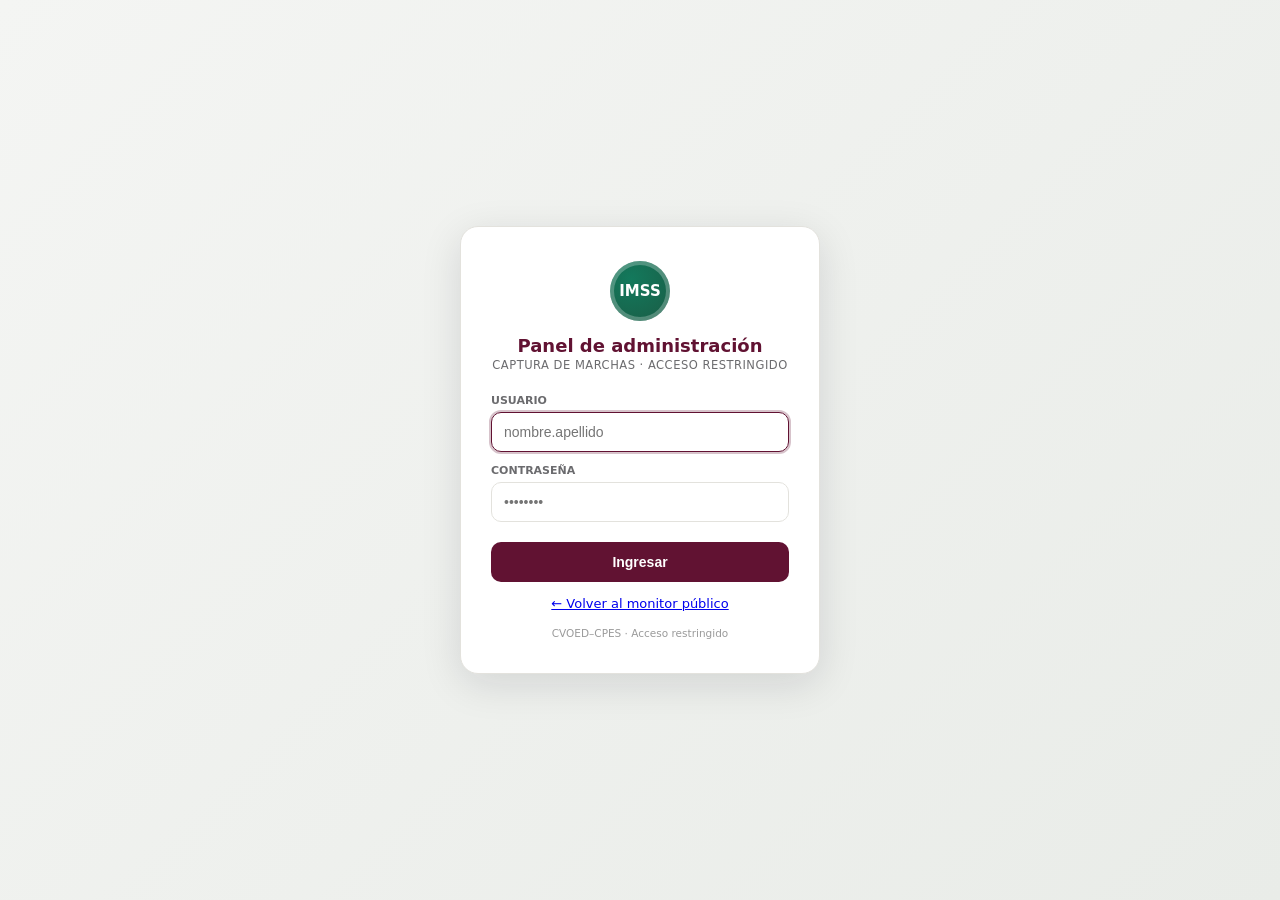
<file: acceso.html>
<!DOCTYPE html>
<html lang="es">
<head>
<meta charset="UTF-8">
<meta name="viewport" content="width=device-width, initial-scale=1.0">
<title>Acceso administración · Monitoreo IMSS · Mundial 2026</title>
<link rel="stylesheet" href="assets/css/login.css">
</head>
<body>
<form class="card" id="login-form" autocomplete="off">
  <div class="seal">IMSS</div>
  <h1>Panel de administración</h1>
  <div class="sub">Captura de marchas · Acceso restringido</div>
  <label>Usuario</label>
  <input name="usuario" placeholder="nombre.apellido" required autofocus>
  <label>Contraseña</label>
  <input name="clave" type="password" placeholder="••••••••" required>
  <div class="err" id="error" hidden>Usuario o contraseña incorrectos.</div>
  <button type="submit">Ingresar</button>
  <a href="monitor.html" style="display:block;text-align:center;margin-top:14px;font-size:13px">← Volver al monitor público</a>
  <div class="foot">CVOED–CPES · Acceso restringido</div>
</form>
<script>
const USERS = { 'marvin.ortiz': 'DH2026!' };
document.getElementById('login-form').addEventListener('submit', function (e) {
  e.preventDefault();
  const u = this.usuario.value.trim();
  const c = this.clave.value;
  if (USERS[u] === c) {
    sessionStorage.setItem('monitoreo_auth', '1');
    sessionStorage.setItem('monitoreo_user', u);
    location.href = 'admin.html';
    return;
  }
  document.getElementById('error').hidden = false;
});
if (sessionStorage.getItem('monitoreo_auth')) location.href = 'admin.html';
</script>
</body>
</html>
</file>
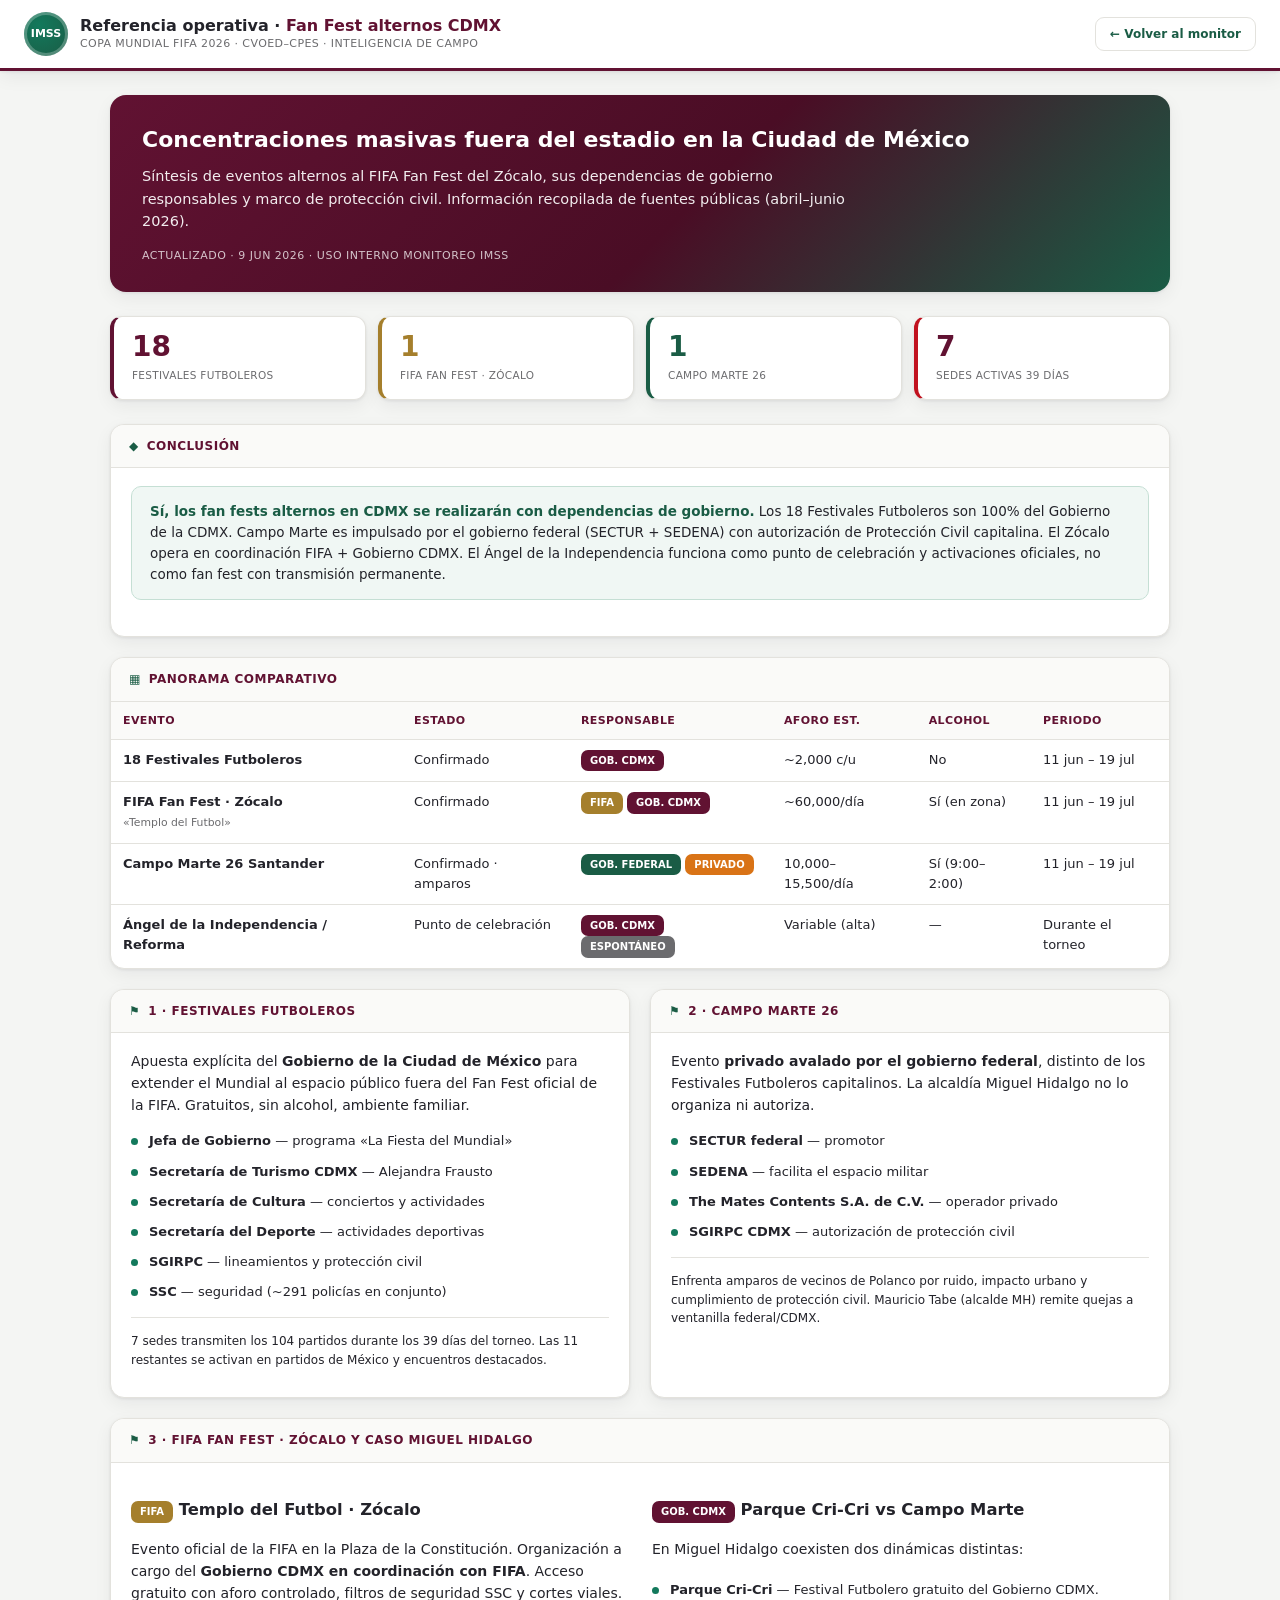
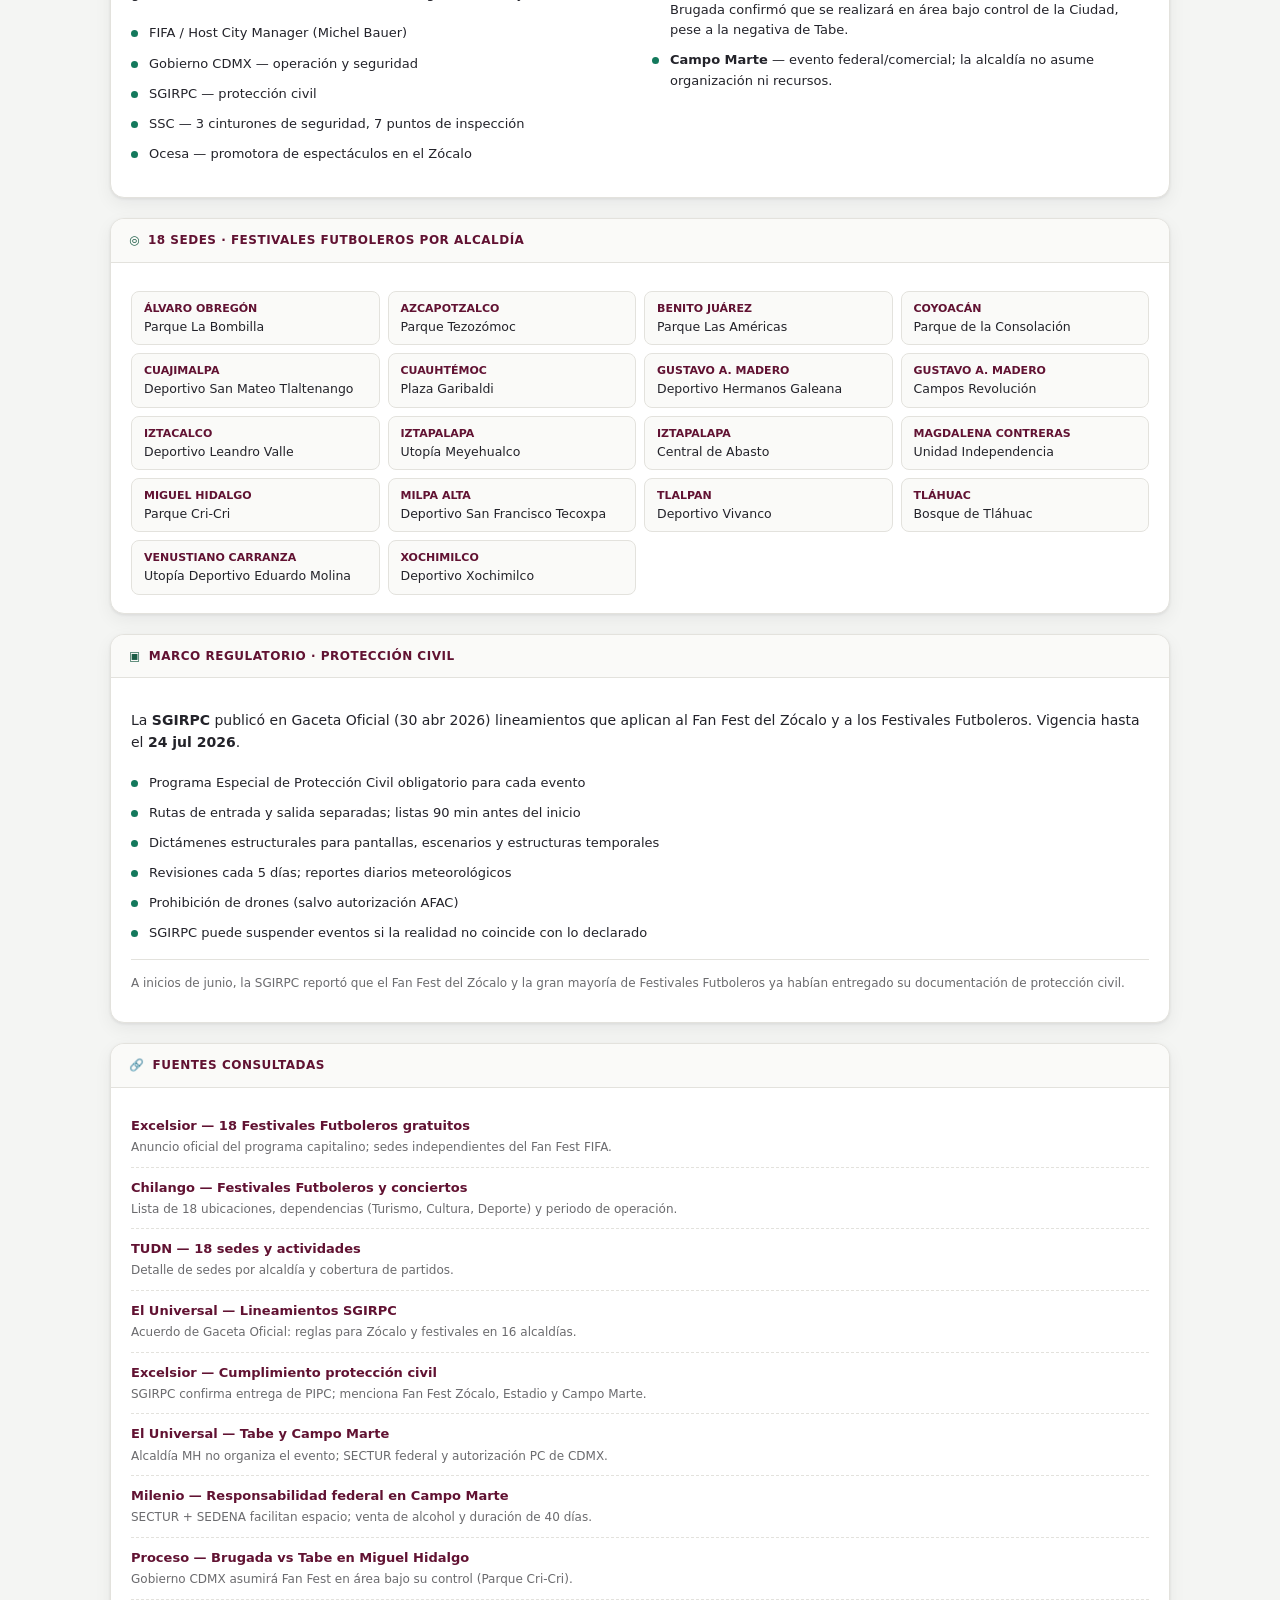
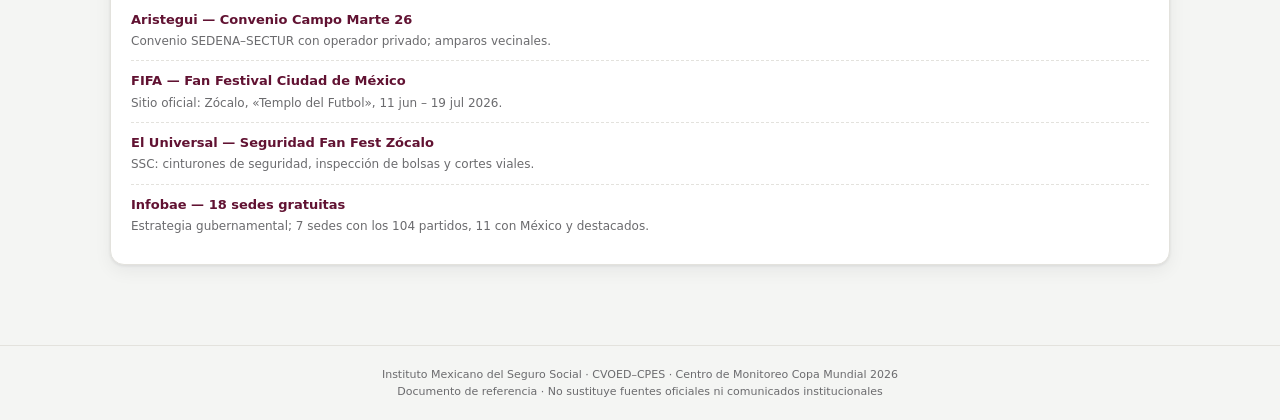
<file: fanfest-cdmx.html>
<!DOCTYPE html>
<html lang="es">
<head>
<meta charset="UTF-8">
<meta name="viewport" content="width=device-width, initial-scale=1.0">
<title>Fan Fest alternos CDMX · Copa Mundial 2026 · IMSS</title>
<style>
  :root {
    --guinda: #611232;
    --verde: #1a5c45;
    --verde-2: #13795c;
    --gold: #a57f2c;
    --gray: #6b6b6e;
    --line: #e3e2dd;
    --bg: #f4f5f3;
    --panel: #fff;
    --rojo: #c1121f;
    --naranja: #d97316;
    --amarillo: #e0a800;
    --ink: #23232a;
    --shadow: 0 1px 3px rgba(20,20,30,.08), 0 6px 18px rgba(20,20,30,.06);
  }
  * { box-sizing: border-box; }
  body {
    margin: 0;
    font-family: "Segoe UI", system-ui, Roboto, Arial, sans-serif;
    background: var(--bg);
    color: var(--ink);
    font-size: 14px;
    line-height: 1.55;
  }
  a { color: var(--guinda); text-decoration: none; }
  a:hover { text-decoration: underline; }

  .topbar {
    display: flex; align-items: center; gap: 16px; flex-wrap: wrap;
    background: #fff; border-bottom: 3px solid var(--guinda);
    padding: 12px 24px; position: sticky; top: 0; z-index: 100;
    box-shadow: var(--shadow);
  }
  .brand { display: flex; align-items: center; gap: 12px; }
  .seal {
    width: 44px; height: 44px; border-radius: 50%;
    background: radial-gradient(circle at 35% 30%, var(--verde-2), var(--verde));
    color: #fff; display: grid; place-items: center;
    font-weight: 800; font-size: 11px;
    box-shadow: inset 0 0 0 3px rgba(255,255,255,.25);
  }
  .brand h1 { font-size: 16px; margin: 0; line-height: 1.2; font-weight: 800; }
  .brand h1 b { color: var(--guinda); }
  .brand .sub { font-size: 11px; color: var(--gray); letter-spacing: .4px; text-transform: uppercase; }
  .spacer { flex: 1; }
  .navlink {
    border: 1px solid var(--line); border-radius: 9px; padding: 7px 14px;
    font-weight: 700; font-size: 12px; color: var(--verde); background: #fff;
    text-decoration: none;
  }
  .navlink:hover { border-color: var(--verde); text-decoration: none; }

  .wrap { max-width: 1100px; margin: 0 auto; padding: 24px 20px 48px; }

  .hero {
    background: linear-gradient(135deg, var(--guinda) 0%, #4a0d25 55%, var(--verde) 100%);
    color: #fff; border-radius: 16px; padding: 28px 32px; margin-bottom: 24px;
    box-shadow: var(--shadow);
  }
  .hero h2 { margin: 0 0 8px; font-size: 22px; font-weight: 800; }
  .hero p { margin: 0; opacity: .92; max-width: 720px; font-size: 14.5px; }
  .hero .meta { margin-top: 14px; font-size: 11px; opacity: .75; text-transform: uppercase; letter-spacing: .5px; }

  .kpis { display: grid; grid-template-columns: repeat(auto-fit, minmax(150px, 1fr)); gap: 12px; margin-bottom: 24px; }
  .kpi {
    background: var(--panel); border-radius: 12px; padding: 16px 18px;
    border: 1px solid var(--line); box-shadow: var(--shadow);
    border-left: 4px solid var(--guinda);
  }
  .kpi.gold { border-left-color: var(--gold); }
  .kpi.verde { border-left-color: var(--verde); }
  .kpi.rojo { border-left-color: var(--rojo); }
  .kpi .n { font-size: 28px; font-weight: 800; line-height: 1; color: var(--guinda); }
  .kpi.gold .n { color: var(--gold); }
  .kpi.verde .n { color: var(--verde); }
  .kpi .l { font-size: 10.5px; color: var(--gray); text-transform: uppercase; margin-top: 6px; letter-spacing: .3px; }

  .card {
    background: var(--panel); border: 1px solid var(--line);
    border-radius: 14px; box-shadow: var(--shadow); margin-bottom: 20px; overflow: hidden;
  }
  .card-h {
    display: flex; align-items: center; gap: 8px;
    padding: 12px 18px; border-bottom: 1px solid var(--line);
    font-weight: 800; font-size: 12px; text-transform: uppercase;
    letter-spacing: .5px; color: var(--guinda); background: #fafaf8;
  }
  .card-h .ic { color: var(--verde); }
  .card-b { padding: 18px 20px; }

  .conclusion {
    background: #f0f7f4; border: 1px solid #c5dfd4; border-radius: 10px;
    padding: 14px 18px; margin-bottom: 18px; font-size: 13.5px;
  }
  .conclusion strong { color: var(--verde); }

  table { width: 100%; border-collapse: collapse; font-size: 13px; }
  th, td { padding: 10px 12px; text-align: left; border-bottom: 1px solid var(--line); vertical-align: top; }
  th { background: #fafaf8; color: var(--guinda); font-size: 11px; text-transform: uppercase; letter-spacing: .4px; }
  tr:last-child td { border-bottom: 0; }
  tr:hover td { background: #fafaf8; }

  .badge {
    display: inline-block; font-size: 10px; font-weight: 800;
    text-transform: uppercase; padding: 3px 9px; border-radius: 7px; color: #fff; white-space: nowrap;
  }
  .b-cdmx { background: var(--guinda); }
  .b-fed { background: var(--verde); }
  .b-fifa { background: var(--gold); }
  .b-priv { background: var(--naranja); }
  .b-esp { background: var(--gray); }

  .grid-2 { display: grid; grid-template-columns: 1fr 1fr; gap: 20px; }
  @media (max-width: 768px) { .grid-2 { grid-template-columns: 1fr; } }

  .event-block { margin-bottom: 22px; }
  .event-block:last-child { margin-bottom: 0; }
  .event-block h3 {
    margin: 0 0 6px; font-size: 15px; color: var(--guinda);
    display: flex; align-items: center; gap: 8px; flex-wrap: wrap;
  }
  .event-block p { margin: 0 0 10px; color: var(--ink); }
  .deps { list-style: none; padding: 0; margin: 0 0 10px; }
  .deps li {
    padding: 5px 0 5px 18px; position: relative; font-size: 13px;
  }
  .deps li::before {
    content: ""; position: absolute; left: 0; top: 12px;
    width: 7px; height: 7px; border-radius: 50%; background: var(--verde-2);
  }

  .sedes-grid {
    display: grid; grid-template-columns: repeat(auto-fill, minmax(240px, 1fr)); gap: 8px;
    margin-top: 10px;
  }
  .sede {
    background: #fafaf8; border: 1px solid var(--line); border-radius: 8px;
    padding: 8px 12px; font-size: 12.5px;
  }
  .sede .alc { font-weight: 700; color: var(--guinda); font-size: 11px; text-transform: uppercase; }
  .sede .lug { color: var(--ink); }

  .sources { list-style: none; padding: 0; margin: 0; }
  .sources li {
    padding: 10px 0; border-bottom: 1px dashed var(--line); font-size: 13px;
  }
  .sources li:last-child { border-bottom: 0; }
  .sources .src-name { font-weight: 700; color: var(--ink); }
  .sources .src-desc { color: var(--gray); font-size: 12px; margin-top: 2px; }

  .note {
    font-size: 12px; color: var(--gray); border-top: 1px solid var(--line);
    padding-top: 14px; margin-top: 8px;
  }

  footer {
    text-align: center; padding: 20px; font-size: 11px; color: var(--gray);
    border-top: 1px solid var(--line); margin-top: 12px;
  }
</style>
</head>
<body>

<div class="topbar">
  <div class="brand">
    <div class="seal">IMSS</div>
    <div>
      <h1>Referencia operativa · <b>Fan Fest alternos CDMX</b></h1>
      <div class="sub">Copa Mundial FIFA 2026 · CVOED–CPES · Inteligencia de campo</div>
    </div>
  </div>
  <div class="spacer"></div>
  <a class="navlink" href="monitor.html">← Volver al monitor</a>
</div>

<div class="wrap">

  <div class="hero">
    <h2>Concentraciones masivas fuera del estadio en la Ciudad de México</h2>
    <p>Síntesis de eventos alternos al FIFA Fan Fest del Zócalo, sus dependencias de gobierno responsables y marco de protección civil. Información recopilada de fuentes públicas (abril–junio 2026).</p>
    <div class="meta">Actualizado · 9 jun 2026 · Uso interno monitoreo IMSS</div>
  </div>

  <div class="kpis">
    <div class="kpi">
      <div class="n">18</div>
      <div class="l">Festivales futboleros</div>
    </div>
    <div class="kpi gold">
      <div class="n">1</div>
      <div class="l">FIFA Fan Fest · Zócalo</div>
    </div>
    <div class="kpi verde">
      <div class="n">1</div>
      <div class="l">Campo Marte 26</div>
    </div>
    <div class="kpi rojo">
      <div class="n">7</div>
      <div class="l">Sedes activas 39 días</div>
    </div>
  </div>

  <div class="card">
    <div class="card-h"><span class="ic">◆</span> Conclusión</div>
    <div class="card-b">
      <div class="conclusion">
        <strong>Sí, los fan fests alternos en CDMX se realizarán con dependencias de gobierno.</strong>
        Los 18 Festivales Futboleros son 100% del Gobierno de la CDMX. Campo Marte es impulsado por el gobierno federal (SECTUR + SEDENA) con autorización de Protección Civil capitalina. El Zócalo opera en coordinación FIFA + Gobierno CDMX. El Ángel de la Independencia funciona como punto de celebración y activaciones oficiales, no como fan fest con transmisión permanente.
      </div>
    </div>
  </div>

  <div class="card">
    <div class="card-h"><span class="ic">▦</span> Panorama comparativo</div>
    <div class="card-b" style="padding:0">
      <table>
        <thead>
          <tr>
            <th>Evento</th>
            <th>Estado</th>
            <th>Responsable</th>
            <th>Aforo est.</th>
            <th>Alcohol</th>
            <th>Periodo</th>
          </tr>
        </thead>
        <tbody>
          <tr>
            <td><strong>18 Festivales Futboleros</strong></td>
            <td>Confirmado</td>
            <td><span class="badge b-cdmx">Gob. CDMX</span></td>
            <td>~2,000 c/u</td>
            <td>No</td>
            <td>11 jun – 19 jul</td>
          </tr>
          <tr>
            <td><strong>FIFA Fan Fest · Zócalo</strong><br><small style="color:var(--gray)">«Templo del Futbol»</small></td>
            <td>Confirmado</td>
            <td><span class="badge b-fifa">FIFA</span> <span class="badge b-cdmx">Gob. CDMX</span></td>
            <td>~60,000/día</td>
            <td>Sí (en zona)</td>
            <td>11 jun – 19 jul</td>
          </tr>
          <tr>
            <td><strong>Campo Marte 26 Santander</strong></td>
            <td>Confirmado · amparos</td>
            <td><span class="badge b-fed">Gob. federal</span> <span class="badge b-priv">Privado</span></td>
            <td>10,000–15,500/día</td>
            <td>Sí (9:00–2:00)</td>
            <td>11 jun – 19 jul</td>
          </tr>
          <tr>
            <td><strong>Ángel de la Independencia / Reforma</strong></td>
            <td>Punto de celebración</td>
            <td><span class="badge b-cdmx">Gob. CDMX</span> <span class="badge b-esp">Espontáneo</span></td>
            <td>Variable (alta)</td>
            <td>—</td>
            <td>Durante el torneo</td>
          </tr>
        </tbody>
      </table>
    </div>
  </div>

  <div class="grid-2">
    <div class="card">
      <div class="card-h"><span class="ic">⚑</span> 1 · Festivales Futboleros</div>
      <div class="card-b">
        <div class="event-block">
          <p>Apuesta explícita del <strong>Gobierno de la Ciudad de México</strong> para extender el Mundial al espacio público fuera del Fan Fest oficial de la FIFA. Gratuitos, sin alcohol, ambiente familiar.</p>
          <ul class="deps">
            <li><strong>Jefa de Gobierno</strong> — programa «La Fiesta del Mundial»</li>
            <li><strong>Secretaría de Turismo CDMX</strong> — Alejandra Frausto</li>
            <li><strong>Secretaría de Cultura</strong> — conciertos y actividades</li>
            <li><strong>Secretaría del Deporte</strong> — actividades deportivas</li>
            <li><strong>SGIRPC</strong> — lineamientos y protección civil</li>
            <li><strong>SSC</strong> — seguridad (~291 policías en conjunto)</li>
          </ul>
          <p class="note">7 sedes transmiten los 104 partidos durante los 39 días del torneo. Las 11 restantes se activan en partidos de México y encuentros destacados.</p>
        </div>
      </div>
    </div>

    <div class="card">
      <div class="card-h"><span class="ic">⚑</span> 2 · Campo Marte 26</div>
      <div class="card-b">
        <div class="event-block">
          <p>Evento <strong>privado avalado por el gobierno federal</strong>, distinto de los Festivales Futboleros capitalinos. La alcaldía Miguel Hidalgo no lo organiza ni autoriza.</p>
          <ul class="deps">
            <li><strong>SECTUR federal</strong> — promotor</li>
            <li><strong>SEDENA</strong> — facilita el espacio militar</li>
            <li><strong>The Mates Contents S.A. de C.V.</strong> — operador privado</li>
            <li><strong>SGIRPC CDMX</strong> — autorización de protección civil</li>
          </ul>
          <p class="note">Enfrenta amparos de vecinos de Polanco por ruido, impacto urbano y cumplimiento de protección civil. Mauricio Tabe (alcalde MH) remite quejas a ventanilla federal/CDMX.</p>
        </div>
      </div>
    </div>
  </div>

  <div class="card">
    <div class="card-h"><span class="ic">⚑</span> 3 · FIFA Fan Fest · Zócalo y caso Miguel Hidalgo</div>
    <div class="card-b">
      <div class="grid-2" style="gap:24px">
        <div>
          <h3><span class="badge b-fifa">FIFA</span> Templo del Futbol · Zócalo</h3>
          <p>Evento oficial de la FIFA en la Plaza de la Constitución. Organización a cargo del <strong>Gobierno CDMX en coordinación con FIFA</strong>. Acceso gratuito con aforo controlado, filtros de seguridad SSC y cortes viales.</p>
          <ul class="deps">
            <li>FIFA / Host City Manager (Michel Bauer)</li>
            <li>Gobierno CDMX — operación y seguridad</li>
            <li>SGIRPC — protección civil</li>
            <li>SSC — 3 cinturones de seguridad, 7 puntos de inspección</li>
            <li>Ocesa — promotora de espectáculos en el Zócalo</li>
          </ul>
        </div>
        <div>
          <h3><span class="badge b-cdmx">Gob. CDMX</span> Parque Cri-Cri vs Campo Marte</h3>
          <p>En Miguel Hidalgo coexisten dos dinámicas distintas:</p>
          <ul class="deps">
            <li><strong>Parque Cri-Cri</strong> — Festival Futbolero gratuito del Gobierno CDMX. Brugada confirmó que se realizará en área bajo control de la Ciudad, pese a la negativa de Tabe.</li>
            <li><strong>Campo Marte</strong> — evento federal/comercial; la alcaldía no asume organización ni recursos.</li>
          </ul>
        </div>
      </div>
    </div>
  </div>

  <div class="card">
    <div class="card-h"><span class="ic">◎</span> 18 sedes · Festivales Futboleros por alcaldía</div>
    <div class="card-b">
      <div class="sedes-grid">
        <div class="sede"><div class="alc">Álvaro Obregón</div><div class="lug">Parque La Bombilla</div></div>
        <div class="sede"><div class="alc">Azcapotzalco</div><div class="lug">Parque Tezozómoc</div></div>
        <div class="sede"><div class="alc">Benito Juárez</div><div class="lug">Parque Las Américas</div></div>
        <div class="sede"><div class="alc">Coyoacán</div><div class="lug">Parque de la Consolación</div></div>
        <div class="sede"><div class="alc">Cuajimalpa</div><div class="lug">Deportivo San Mateo Tlaltenango</div></div>
        <div class="sede"><div class="alc">Cuauhtémoc</div><div class="lug">Plaza Garibaldi</div></div>
        <div class="sede"><div class="alc">Gustavo A. Madero</div><div class="lug">Deportivo Hermanos Galeana</div></div>
        <div class="sede"><div class="alc">Gustavo A. Madero</div><div class="lug">Campos Revolución</div></div>
        <div class="sede"><div class="alc">Iztacalco</div><div class="lug">Deportivo Leandro Valle</div></div>
        <div class="sede"><div class="alc">Iztapalapa</div><div class="lug">Utopía Meyehualco</div></div>
        <div class="sede"><div class="alc">Iztapalapa</div><div class="lug">Central de Abasto</div></div>
        <div class="sede"><div class="alc">Magdalena Contreras</div><div class="lug">Unidad Independencia</div></div>
        <div class="sede"><div class="alc">Miguel Hidalgo</div><div class="lug">Parque Cri-Cri</div></div>
        <div class="sede"><div class="alc">Milpa Alta</div><div class="lug">Deportivo San Francisco Tecoxpa</div></div>
        <div class="sede"><div class="alc">Tlalpan</div><div class="lug">Deportivo Vivanco</div></div>
        <div class="sede"><div class="alc">Tláhuac</div><div class="lug">Bosque de Tláhuac</div></div>
        <div class="sede"><div class="alc">Venustiano Carranza</div><div class="lug">Utopía Deportivo Eduardo Molina</div></div>
        <div class="sede"><div class="alc">Xochimilco</div><div class="lug">Deportivo Xochimilco</div></div>
      </div>
    </div>
  </div>

  <div class="card">
    <div class="card-h"><span class="ic">▣</span> Marco regulatorio · Protección Civil</div>
    <div class="card-b">
      <p>La <strong>SGIRPC</strong> publicó en Gaceta Oficial (30 abr 2026) lineamientos que aplican al Fan Fest del Zócalo y a los Festivales Futboleros. Vigencia hasta el <strong>24 jul 2026</strong>.</p>
      <ul class="deps">
        <li>Programa Especial de Protección Civil obligatorio para cada evento</li>
        <li>Rutas de entrada y salida separadas; listas 90 min antes del inicio</li>
        <li>Dictámenes estructurales para pantallas, escenarios y estructuras temporales</li>
        <li>Revisiones cada 5 días; reportes diarios meteorológicos</li>
        <li>Prohibición de drones (salvo autorización AFAC)</li>
        <li>SGIRPC puede suspender eventos si la realidad no coincide con lo declarado</li>
      </ul>
      <p class="note">A inicios de junio, la SGIRPC reportó que el Fan Fest del Zócalo y la gran mayoría de Festivales Futboleros ya habían entregado su documentación de protección civil.</p>
    </div>
  </div>

  <div class="card">
    <div class="card-h"><span class="ic">🔗</span> Fuentes consultadas</div>
    <div class="card-b">
      <ul class="sources">
        <li>
          <div class="src-name"><a href="https://www.excelsior.com.mx/ciudad-de-mexico/cdmx-tendra-18-grandes-festivales-futboleros-gratuitos" target="_blank" rel="noopener">Excelsior — 18 Festivales Futboleros gratuitos</a></div>
          <div class="src-desc">Anuncio oficial del programa capitalino; sedes independientes del Fan Fest FIFA.</div>
        </li>
        <li>
          <div class="src-name"><a href="https://www.chilango.com/que-hacer/mundial-2026-conciertos-gratis-festivales-futboleros-cdmx-santanera-askis-y-mas/" target="_blank" rel="noopener">Chilango — Festivales Futboleros y conciertos</a></div>
          <div class="src-desc">Lista de 18 ubicaciones, dependencias (Turismo, Cultura, Deporte) y periodo de operación.</div>
        </li>
        <li>
          <div class="src-name"><a href="https://www.tudn.com/mundial-2026/cdmx-tendra-18-fan-fest-en-el-mundial-2026-donde-estaran-partidos-y-actividades" target="_blank" rel="noopener">TUDN — 18 sedes y actividades</a></div>
          <div class="src-desc">Detalle de sedes por alcaldía y cobertura de partidos.</div>
        </li>
        <li>
          <div class="src-name"><a href="https://www.eluniversal.com.mx/metropoli/mundial-2026-emiten-lineamientos-para-el-fifa-fan-fest-en-el-zocalo-de-la-cdmx-y-festivales-futboleros-en-las-16-alcaldias/" target="_blank" rel="noopener">El Universal — Lineamientos SGIRPC</a></div>
          <div class="src-desc">Acuerdo de Gaceta Oficial: reglas para Zócalo y festivales en 16 alcaldías.</div>
        </li>
        <li>
          <div class="src-name"><a href="https://www.excelsior.com.mx/ciudad-de-mexico/festivales-futboleros-y-fan-fest-cdmx-cumplen-con-proteccion-civil" target="_blank" rel="noopener">Excelsior — Cumplimiento protección civil</a></div>
          <div class="src-desc">SGIRPC confirma entrega de PIPC; menciona Fan Fest Zócalo, Estadio y Campo Marte.</div>
        </li>
        <li>
          <div class="src-name"><a href="https://www.eluniversal.com.mx/metropoli/mauricio-tabe-se-desmarca-del-fan-fest-en-campo-marte-es-un-evento-privado-que-el-gobierno-de-cdmx-autorizo-dice/" target="_blank" rel="noopener">El Universal — Tabe y Campo Marte</a></div>
          <div class="src-desc">Alcaldía MH no organiza el evento; SECTUR federal y autorización PC de CDMX.</div>
        </li>
        <li>
          <div class="src-name"><a href="https://www.milenio.com/estados/miguel-hidalgo-no-organiza-autoriza-fan-fest-campo-marte-tabe" target="_blank" rel="noopener">Milenio — Responsabilidad federal en Campo Marte</a></div>
          <div class="src-desc">SECTUR + SEDENA facilitan espacio; venta de alcohol y duración de 40 días.</div>
        </li>
        <li>
          <div class="src-name"><a href="https://www.proceso.com.mx/nacional/cdmx/2026/4/14/brugada-desafia-tabe-fan-fest-del-mundial-si-va-en-la-alcaldia-miguel-hidalgo-372227.html" target="_blank" rel="noopener">Proceso — Brugada vs Tabe en Miguel Hidalgo</a></div>
          <div class="src-desc">Gobierno CDMX asumirá Fan Fest en área bajo su control (Parque Cri-Cri).</div>
        </li>
        <li>
          <div class="src-name"><a href="https://aristeguinoticias.com/2005/investigaciones-especiales/piden-cancelar-campo-marte-26-evento-que-combina-al-ejercito-con-el-mundial-y-empresa-vinculada-a-televisa/" target="_blank" rel="noopener">Aristegui — Convenio Campo Marte 26</a></div>
          <div class="src-desc">Convenio SEDENA–SECTUR con operador privado; amparos vecinales.</div>
        </li>
        <li>
          <div class="src-name"><a href="https://www.fifa.com/es/tournaments/mens/worldcup/canadamexicousa2026/fifa-fan-festival/mexico-city" target="_blank" rel="noopener">FIFA — Fan Festival Ciudad de México</a></div>
          <div class="src-desc">Sitio oficial: Zócalo, «Templo del Futbol», 11 jun – 19 jul 2026.</div>
        </li>
        <li>
          <div class="src-name"><a href="https://www.eluniversal.com.mx/metropoli/implementaran-filtros-de-seguridad-para-el-acceso-al-fifa-fan-fest-del-zocalo-tambien-habran-cortes-viales/" target="_blank" rel="noopener">El Universal — Seguridad Fan Fest Zócalo</a></div>
          <div class="src-desc">SSC: cinturones de seguridad, inspección de bolsas y cortes viales.</div>
        </li>
        <li>
          <div class="src-name"><a href="https://www.infobae.com/mexico/deportes/2026/05/24/cdmx-tendra-18-sedes-gratuitas-para-ver-el-mundial-2026-donde-estaran-y-que-partidos-transmitiran/" target="_blank" rel="noopener">Infobae — 18 sedes gratuitas</a></div>
          <div class="src-desc">Estrategia gubernamental; 7 sedes con los 104 partidos, 11 con México y destacados.</div>
        </li>
      </ul>
    </div>
  </div>

</div>

<footer>
  Instituto Mexicano del Seguro Social · CVOED–CPES · Centro de Monitoreo Copa Mundial 2026<br>
  Documento de referencia · No sustituye fuentes oficiales ni comunicados institucionales
</footer>

</body>
</html>
</file>
<file: assets/css/login.css>
:root {
  --guinda: #611232;
  --verde: #1a5c45;
  --verde-2: #13795c;
  --gold: #a57f2c;
  --line: #e3e2dd;
  --ink: #23232a;
}

* { box-sizing: border-box; }

body {
  margin: 0;
  height: 100vh;
  display: grid;
  place-items: center;
  font-family: "Segoe UI", system-ui, Arial, sans-serif;
  background: linear-gradient(135deg, #f4f5f3, #e9ece8);
  color: var(--ink);
}

.card {
  background: #fff;
  border: 1px solid var(--line);
  border-radius: 18px;
  box-shadow: 0 10px 40px rgba(20, 20, 30, 0.12);
  padding: 34px 30px;
  width: 360px;
  max-width: 92vw;
}

.seal {
  width: 60px;
  height: 60px;
  border-radius: 50%;
  background: radial-gradient(circle at 35% 30%, var(--verde-2), var(--verde));
  color: #fff;
  display: grid;
  place-items: center;
  font-weight: 800;
  font-size: 15px;
  margin: 0 auto 14px;
  box-shadow: inset 0 0 0 4px rgba(255, 255, 255, 0.25);
}

h1 {
  font-size: 18px;
  text-align: center;
  margin: 0 0 2px;
  color: var(--guinda);
}

.sub {
  text-align: center;
  font-size: 11.5px;
  color: #6b6b6e;
  text-transform: uppercase;
  letter-spacing: 0.5px;
  margin-bottom: 22px;
}

label {
  display: block;
  font-size: 11px;
  font-weight: 700;
  color: #6b6b6e;
  text-transform: uppercase;
  margin: 12px 0 5px;
}

input {
  width: 100%;
  padding: 11px 12px;
  border: 1px solid var(--line);
  border-radius: 10px;
  font-size: 14px;
}

input:focus {
  outline: 2px solid rgba(97, 18, 50, 0.25);
  border-color: var(--guinda);
}

button {
  width: 100%;
  margin-top: 20px;
  padding: 12px;
  border: 0;
  border-radius: 10px;
  background: var(--guinda);
  color: #fff;
  font-weight: 800;
  font-size: 14px;
  cursor: pointer;
}

button:hover { filter: brightness(1.08); }

.err {
  background: #fde8e8;
  color: #a31515;
  border: 1px solid #f0b4b4;
  border-radius: 9px;
  padding: 9px 11px;
  font-size: 12.5px;
  margin-top: 14px;
}

.foot {
  text-align: center;
  font-size: 10.5px;
  color: #9a9a9a;
  margin-top: 16px;
}
</file>
